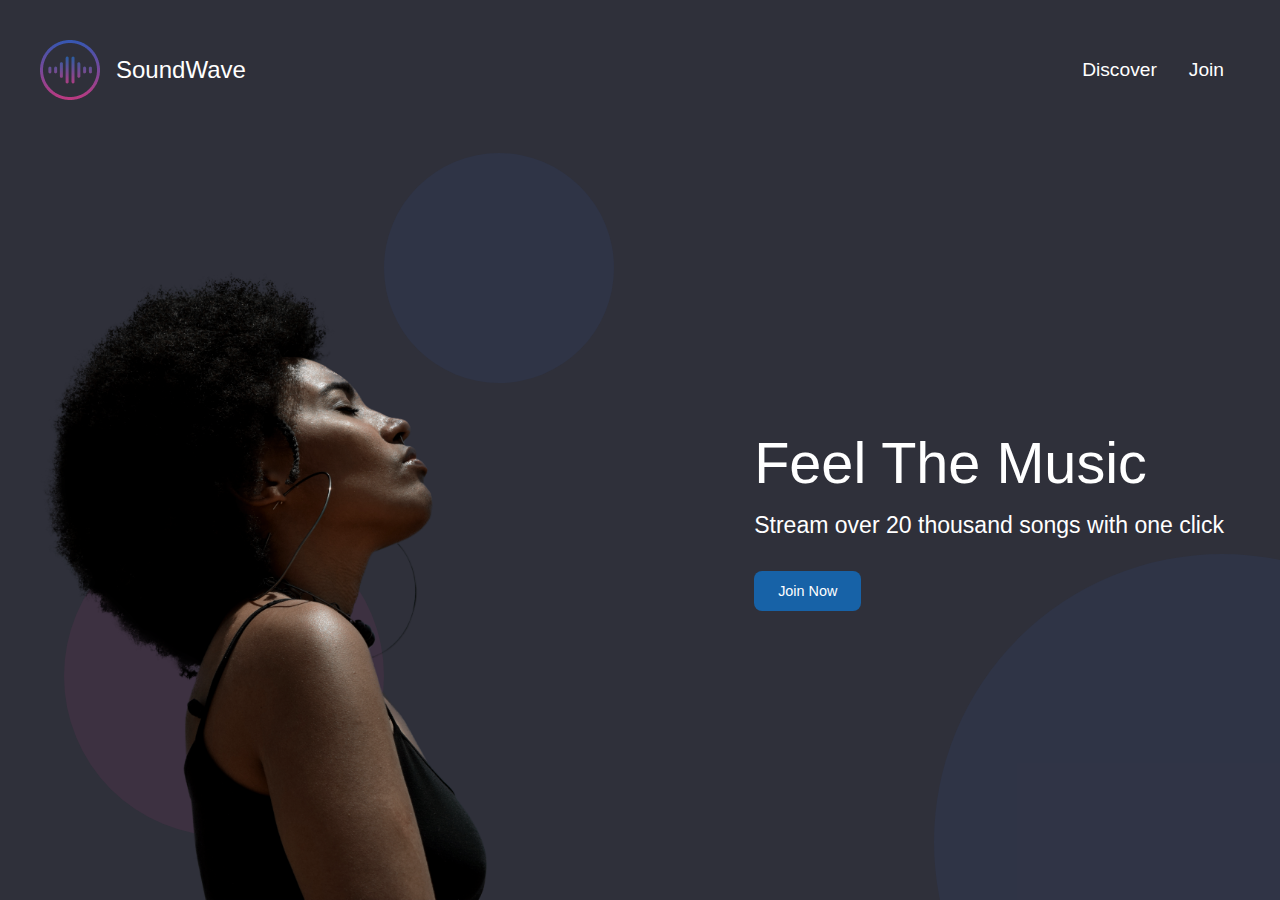
<file: index.html>
<!DOCTYPE html>
<html lang="en">
<head>
    <meta charset="UTF-8">
    <meta name="viewport" content="width=device-width, initial-scale=1.0">
    <link rel="stylesheet" href="styles.css">
    <link rel="stylesheet" href="index.css">
    <title>SoundWave</title>
</head>
<body class="container full-height-grow">
    <header class="main-header">
        <a href="/" class='brand-logo'>
            <img src="images/logo.png" alt="">
            <div class="brand-logo-name">SoundWave</div>
        </a>
        <nav class="main-nav">
            <ul>
                <li><a href="discover.html">Discover</a></li>
                <li><a href="join.html">Join</a></li>
            </ul>
        </nav>
    </header>
    <section class="home-main-section">
        <div class="img-wrapper">
            <div class="lady-image"></div>
        </div>
        <div class="call-to-action">
            <h1 class="title">Feel The Music</h1>
            <span class="subtitle">Stream over 20 thousand songs with one click</span>
            <a href="join.html" class="btn">Join Now</a>
        </div>
    </section>
    <div class="home-page-circle-1"></div>
    <div class="home-page-circle-2"></div>
    <div class="home-page-circle-3"></div>
</body>
</html>
</file>
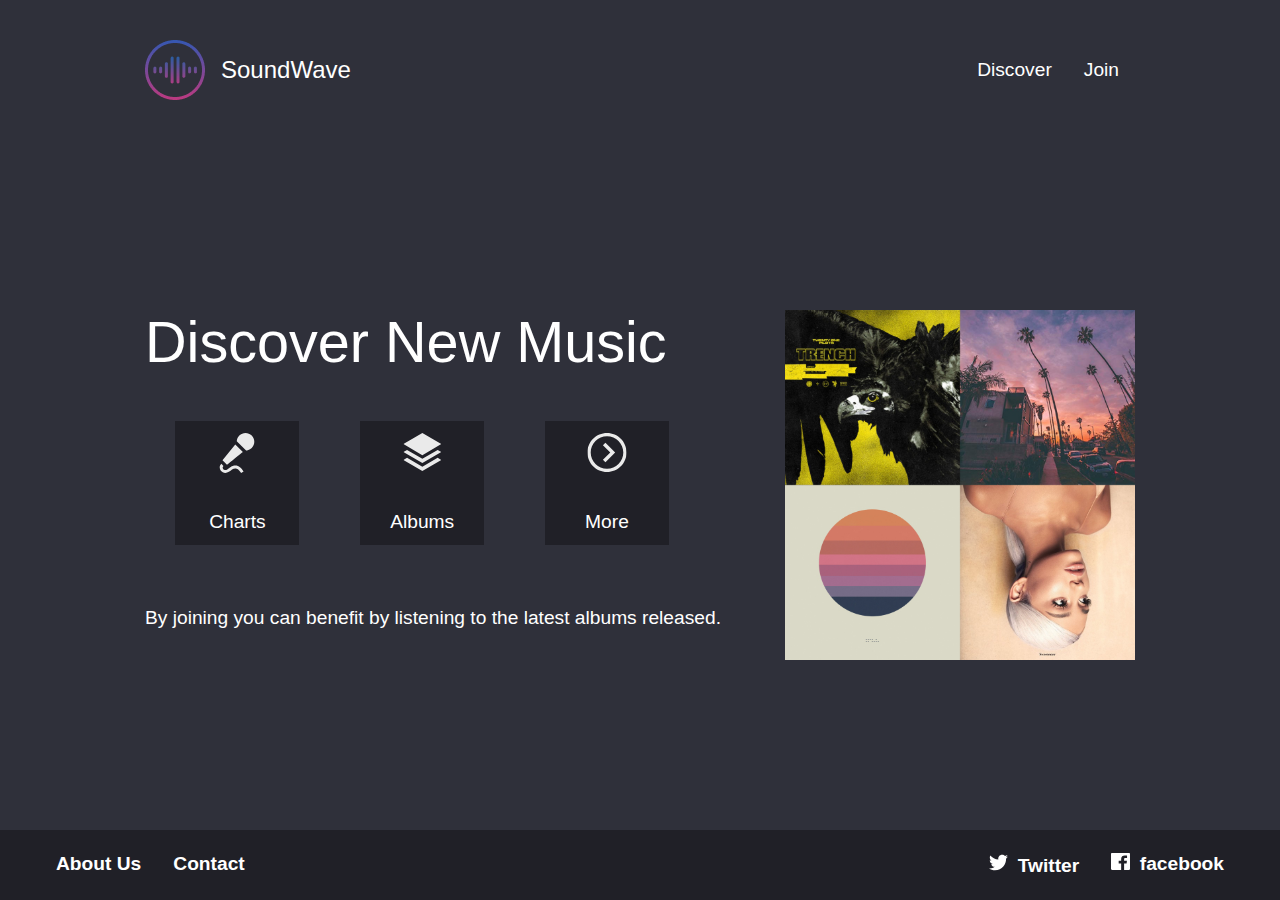
<file: discover.html>
<!DOCTYPE html>
<html lang="en">
<head>
    <meta charset="UTF-8">
    <meta name="viewport" content="width=device-width, initial-scale=1.0">
    <link rel="stylesheet" href="styles.css">
    <link rel="stylesheet" href="discover.css">
    <title>SoundWave -  Discover</title>
</head>
<body class="full-height-grow">
    <div class="container full-height-grow">
    <header class="main-header">
        <a href="/" class='brand-logo'>
            <img src="images/logo.png" alt="">
            <div class="brand-logo-name">SoundWave</div>
        </a>
        <nav class="main-nav">
            <ul>
                <li><a href="discover.html">Discover</a></li>
                <li><a href="join.html">Join</a></li>
            </ul>
        </nav>
    </header>
    <section class="discover-main-section">
        <div class="call-to-action">
            <h1 class="title">Discover New Music</h1>
            <div class="icon-section">
                <div class="icon">
                    <img src="images/microphone.svg" alt="">
                    Charts
                </div>
                <div class="icon">
                    <img src="images/albums.svg" alt="">
                    Albums
                </div>
                <div class="icon">
                    <img src="images/more.svg" alt="">
                    More
                </div>
            </div>
            <div style="margin:2rem 2rem 2rem 0;">
                By joining you can benefit by listening to the latest albums released. 
            </div>
        </div>

        <img src="images/covers.jpg" class="covers-image" alt="">
    </section>
    </div>
    <footer class="main-footer">
        <div class="container">
            <nav class="footer-nav">
                <ul>
                    <li><a href="#">About Us</a></li>
                    <li><a href="#">Contact</a></li>
                </ul>
            </nav>
             <nav class="footer-nav">
                <ul>
                    <li>
                        <a href="#" class="social-link">
                            <img src="images/twitter.svg" alt="">
                            Twitter
                        </a>
                    </li>
                    <li>
                        <a href="#" class="social-link">
                            <img src="images/facebook.svg" alt="">
                            facebook
                        </a>
                    </li>
                </ul>
            </nav>
        </div>

    </footer>
    
</body>
</html>
</file>
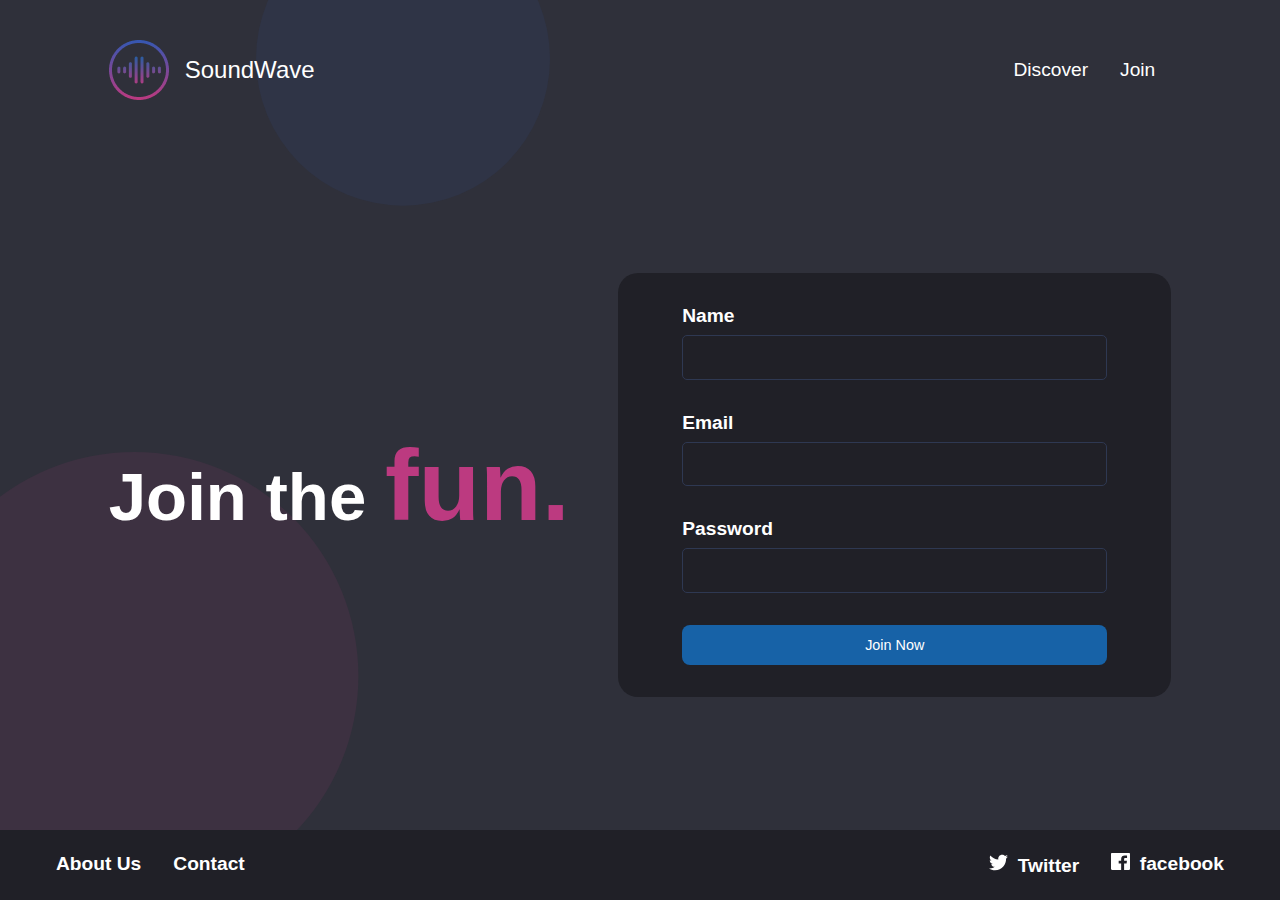
<file: join.html>
<!DOCTYPE html>
<html lang="en">
<head>
    <meta charset="UTF-8">
    <meta name="viewport" content="width=device-width, initial-scale=1.0">
    <link rel="stylesheet" href="styles.css">
    <link rel="stylesheet" href="join.css">
    <title>SoundWave -  Join</title>
</head>
<body class="full-height-grow">
    <div class="container full-height-grow">
    <header class="main-header">
        <a href="/" class='brand-logo'>
            <img src="images/logo.png" alt="">
            <div class="brand-logo-name">SoundWave</div>
        </a>
        <nav class="main-nav">
            <ul>
                <li><a href="discover.html">Discover</a></li>
                <li><a href="join.html">Join</a></li>
            </ul>
        </nav>
    </header>
    <section class="join-main-section">
        <h1 class="join-text">Join the
            <span class="accent-text">fun.</span>
        </h1>
        <form action="" class="join-form">
            <div class="input-group">
                <label for="">Name</label>
                <input type="text">
            </div>
             <div class="input-group">
                <label for="">Email</label>
                <input type="email">
            </div>
             <div class="input-group">
                <label for="">Password</label>
                <input type="password">
            </div>
            <div class="input-group">
                <button type="submit" class="btn">Join Now</button>
            </div>
        </form>
    </section>

    <div class="join-page-circle-1"></div>
    <div class="join-page-circle-2"></div>

    
    </div>
    <footer class="main-footer">
        <div class="container">
            <nav class="footer-nav">
                <ul>
                    <li><a href="#">About Us</a></li>
                    <li><a href="#">Contact</a></li>
                </ul>
            </nav>
             <nav class="footer-nav">
                <ul>
                    <li>
                        <a href="#" class="social-link">
                            <img src="images/twitter.svg" alt="">
                            Twitter
                        </a>
                    </li>
                    <li>
                        <a href="#" class="social-link">
                            <img src="images/facebook.svg" alt="">
                            facebook
                        </a>
                    </li>
                </ul>
            </nav>
        </div>

    </footer>
    
</body>
</html>
</file>
<file: styles.css>
@import url("https://fonts.googleapis.com/css?family=Poppins:400,500,700")

*,*::before,*::after {
    box-sizing: border-box;
}

body {
    padding: 0;
    margin: 0;
    background-color: #2F303A;
    font-family:Poppins, sans-serif;
    font-size:1.2rem;
    color: white;
    min-height: 100vh;
}

.full-height-grow {
    display: flex;
    flex-direction: column;
}

.brand-logo {
    display: flex;
    align-items: center;
    font-size:1.25em;
    color: inherit;
    text-decoration: none;
}

.brand-logo-name {
    margin-left: 1rem;
}

.main-nav ul, .footer-nav ul {
    display: flex;
    margin: 0;
    padding: 0;
    list-style: none;
}

.main-nav a, .footer-nav a {
    color: inherit;
    text-decoration: none;
    padding:1rem;
}

.main-nav a:hover, .footer-nav a:hover{
    color: #adadad;
}

.main-header, .main-footer {
    display: flex;
    justify-content: space-between;
    align-items: center;
}

.main-header {
    height: 140px;
}

.main-footer {
    height: 70px;
    background-color: #202027;
    font-weight: bold;
}

.social-link img {
    width: 1em;
    margin-right: .25rem;
}

.main-footer .container {
    display: flex;
    justify-content: space-between;
}

.container {
    max-width: 1200px;
    margin: 0 auto;
    padding: 0 40px;
    flex-grow: 1;
}

.title {
   font-weight: 500;
   font-size: 3em;
   margin-bottom: 1rem;
   margin-top: 0;
}

.subtitle {
    font-weight: 500;
    font-size: 1.2em;
    margin-bottom: 2rem;
}

.btn {
    color: white;
    background-color:#1762A7;
    padding: .75rem 1.5rem;
    border-radius: .5rem;
    text-decoration: none;
    font-size: 0.9rem;
    outline: none;
    border: none;
    cursor: pointer;
}

.btn:hover {
    background-color: #2180d8;
}

.btn:focus {
    background-color: #2796ff;
}
</file>
<file: index.css>
.home-main-section {
    display: flex;
    align-items: stretch;
    justify-content: space-between;
    flex-grow: 1;
}

.home-main-section .img-wrapper {
    flex-grow: 1;
    flex-direction: column;
    display: flex;
    align-items: stretch;
    justify-content: flex-end;
}

.home-main-section .lady-image {
    background-image : url(images/landing-page-girl.png);
    flex-grow: 1;
    max-height: 70vh;
    min-width: 30vw;
    background-size: contain;
    background-repeat: no-repeat;
    background-position: bottom left;
}

.home-main-section .call-to-action {
    display: flex;
    flex-direction: column;
    align-items: flex-start;
    margin:1rem;
    align-self: center;
}

@media (max-width:900px) {
    .home-main-section .img-wrapper {
        display:none;
    }

    .home-main-section {
        justify-content: center;
    }
}

.home-page-circle-1 {
    position:absolute;
    width: 25vw;
    height: 25vw;
    border-radius: 50%;
    background-color:rgb(188, 58, 128, .1);
    bottom: 5vw;
    left: 5vw;
    z-index: -1;
}

.home-page-circle-2 {
    position:absolute;
    width: 18vw;
    height: 18vw;
    border-radius: 50%;
    background-color:rgb(52, 87, 178, .1);
    top: 17vh;
    left: 30vw;
    z-index: -1;
}


.home-page-circle-3 {
    position:absolute;
    overflow: hidden;
    width: 45vw;
    height: 45vw;
    bottom: 0;
    right: 0;
    z-index: -1;
}

.home-page-circle-3::before {
    content: '';
    position: absolute;
    background-color:rgb(52, 87, 178, .1);
    height: 100%;
    width: 100%;
    border-radius: 50%;
    right: -40%;
    bottom: -40%;
    /* or we could use transform : translate(40%,40%) */
}
</file>
<file: discover.css>
.discover-main-section {
    display: flex;
    align-items: center;
    justify-content: space-between;
    flex-grow: 1;
}

.discover-main-section .covers-image {
    width: 30vw;
    margin-left: 2rem;
    height: auto;
    max-width: 350px;
}

.icon-section {
    display:flex;
}

.icon {
    display:flex;
    flex-direction: column;
    justify-content: space-between;
    align-items: center;
    margin: 1.9rem;
    padding: .75rem;
    width: 100px;
    height: 100px;
    background-color: #202027;

}

.icon img {
    width: 40px;
}

@media (max-width: 800px) {
    .discover-main-section {
        flex-direction: column;
        justify-content: center;
    }

    .discover-main-section .covers-image {
      margin:  2rem;
      height: 30 vh;
      width: auto;  
    }
}
</file>
<file: join.css>
.join-main-section {
    display: flex;
    justify-content:space-between;
    align-items:center;
    flex-grow: 1;  
}

.join-text {
    font-size: 3.5em;
    font-weight: bold;
    margin: 0
}

.accent-text {
    color: #bc3a80;
    font-size: 1.5em;
}

.join-form {
    background-color: #202027;
    width: 37vw;
    max-width: 40%;
    padding: 2rem 4rem;
    border-radius: 20px;

}

.input-group {
    margin-bottom: 2rem;
    display: flex;
    flex-direction: column;
}

.input-group:last-child {
    margin-bottom: 0;
}

.input-group label {
    font-weight: bold;
    margin-bottom:.5rem;

}

.input-group input {
    outline: none;
    background: none;
    border: 1px solid #2e3852;
    font-size: 1em;
    padding: .53em;
    color: inherit;
    border-radius:5px;
}

.input-group input:focus {
    border-color: #596da0;
}

@media (max-width:900px) {
    .join-main-section {
        flex-direction: column;
        justify-content: center;
    }

    .join-form {
        width : 70vw;
        max-width: inherit;
        margin: 2rem 0;
    }
}

.join-page-circle-1 {
    position:absolute;
    overflow: hidden;
    width: 35vw;
    height: 35vw;
    bottom: 0;
    left: 0;
    z-index: -1;
}

.join-page-circle-1::before {
    content: '';
    position: absolute;
    background-color:rgb(188, 58, 128, .1);
    height: 100%;
    width: 100%;
    border-radius: 50%;
    transform: translate(-20%);
    /* or we could use transform : translate(40%,40%) */
}

.join-page-circle-2 {
    position:absolute;
    overflow: hidden;
    width: 23vw;
    height: 23vw;
    top: 0;
    left: 20vw;
    z-index: -1;
}

.join-page-circle-2::before {
    content: '';
    position: absolute;
    background-color:rgb(52, 87, 178, .1);
    height: 100%;
    width: 100%;
    border-radius: 50%;
    transform: translateY(-30%);
    /* or we could use transform : translate(40%,40%) */
}
</file>
